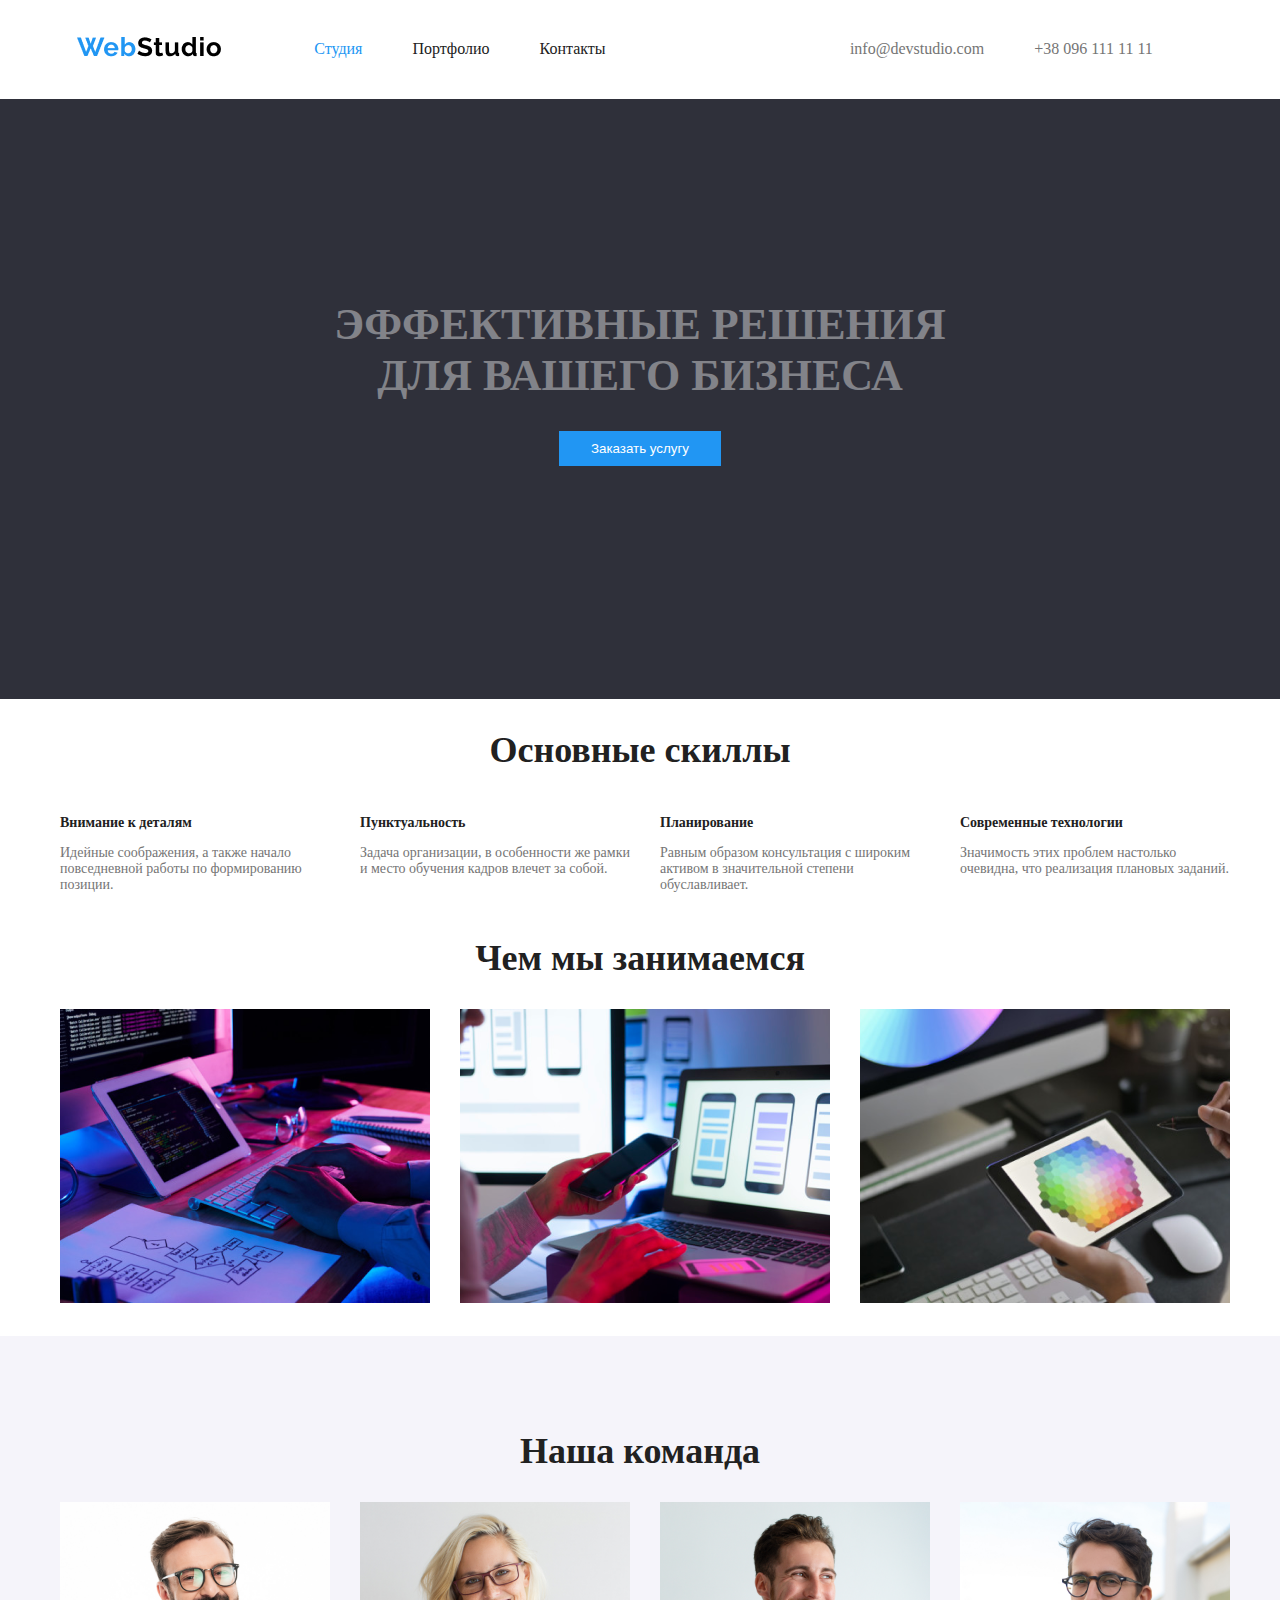
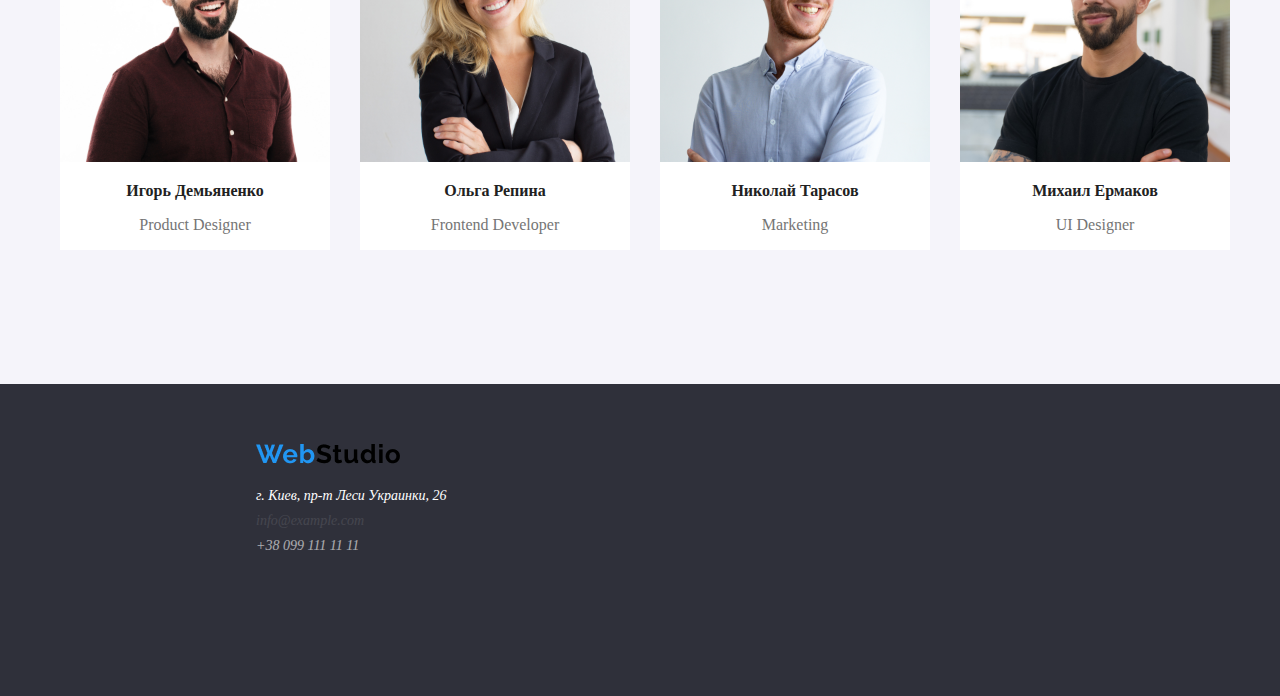
<file: index.html>
<!DOCTYPE html>
<html lang="ru">
    <head>
        <meta charset="UTF-8" />
        <meta name="viewport" content="width=device-width, initial-scale=1.0" />
        <title>WebStudio</title>
        <link type="text/css" rel="stylesheet" href="./css/styles.css">
    </head>
    <body class="container">
    <header>
        <nav>
         <a href="#" >
             <img src="./images/logo.png" alt="logo">
         </a>
         <ul class="pages">
             <li class="item_menu item_menu_active">
                 <a href="">
                     Студия
                 </a>
             </li>
             <li class="item_menu " >
                 <a href="/portfolio.html">
                     Портфолио
                 </a>
             </li>
             <li class="item_menu">
                 <a href="">
                     Контакты
                 </a>
             </li>
         </ul>
         </nav>
         <ul class="contact_info">
             <li>
             <a href="mailto:info@devstudio.com">
                 info@devstudio.com
             </a>
             </li>
             <li>
             <a href="tel:+380961111111">
                 +38 096 111 11 11
             </a>
         </li>
         </ul>
     </header>
    <main>
        <section class="banner">
            <h1>
                Эффективные решения для вашего бизнеса
            </h1>
<button class="button_banner" type="button">
    Заказать услугу
</button>
        </section>
        <section class="skills">
            <h2>Основные скиллы</h2>
            <ul>
                <li class="skills_item">
                    <h3>
                        Внимание к деталям
                    </h3>
                    <p>
                        Идейные соображения, а также начало повседневной работы по формированию позиции.
                    </p>
                </li>
                <li class="skills_item">
                    <h3>
                        Пунктуальность
                    </h3>
                    <p>
                        Задача организации, в особенности же рамки и место обучения кадров влечет за собой.
                    </p>
                </li>
                <li class="skills_item">
                    <h3>
                        Планирование
                    </h3>
                    <p>
                        Равным образом консультация с широким активом в значительной степени обуславливает.
                    </p>
                </li>
                <li class="skills_item">
                    <h3>
                        Современные технологии
                    </h3>
                    <p>
                        Значимость этих проблем настолько очевидна, что реализация плановых заданий.
                    </p>
                </li>
            </ul>
        </section>
        <section>
            <h2>
                Чем мы занимаемся
            </h2>
            <ul class="whatwedo">
                <li>
                    <img src="./images/img_1.png" alt="Whatwedo_keyboard" width="370"/>
                </li>
                <li>
                    <img src="./images/img_2.png" alt="Whatwedo_phone" width="370"/>
                </li>
                <li>
                    <img src="./images/img_3.png" alt="Whatwedo_tablet" width="370"/>
                </li>
            </ul>
        </section>
        <section class="team">
            <h2>
                Наша команда
            </h2>
            <ul class="team_list">
                <li>
                    <img src="./images/team_img_1.jpeg" alt="Team_Ihor" width="270"/>
                    <h3>Игорь Демьяненко</h3>
                    <p>Product Designer</p>
                </li>
                <li>
                    <img src="./images/team_img_2.jpeg" alt="Team_Olha" width="270"/>
                    <h3>Ольга Репина</h3>
                    <p>Frontend Developer</p>
                </li>
                <li>
                    <img src="./images/team_img_3.jpeg" alt="Team_Nikolay" width="270"/>
                    <h3>Николай Тарасов</h3>
                    <p>Marketing</p>
                </li>
                <li>
                    <img src="./images/team_img_4.jpeg" alt="Team_Mihail" width="270"/>
                    <h3>Михаил Ермаков</h3>
                    <p>UI Designer</p>
                </li>

            </ul>
        </section>
    </main>
    <footer>
        <a href="#" >
            <img src="./images/logo.png" alt="logo">
        </a>
        <address>
        <ul>
            <li class="address"> <a href="https://goo.gl/maps/8QJtyLx6xkXjJmkd7" >г. Киев, пр-т Леси Украинки, 26</a></li>
            <li class="email"><a href="mailto:info@devstudio.com">info@example.com</a></li>
            <li class="phone"><a href="tel:+380961111111">+38 099 111 11 11</a></li>
        </ul>
    </address>
    </footer>
</body>
</html>
</file>
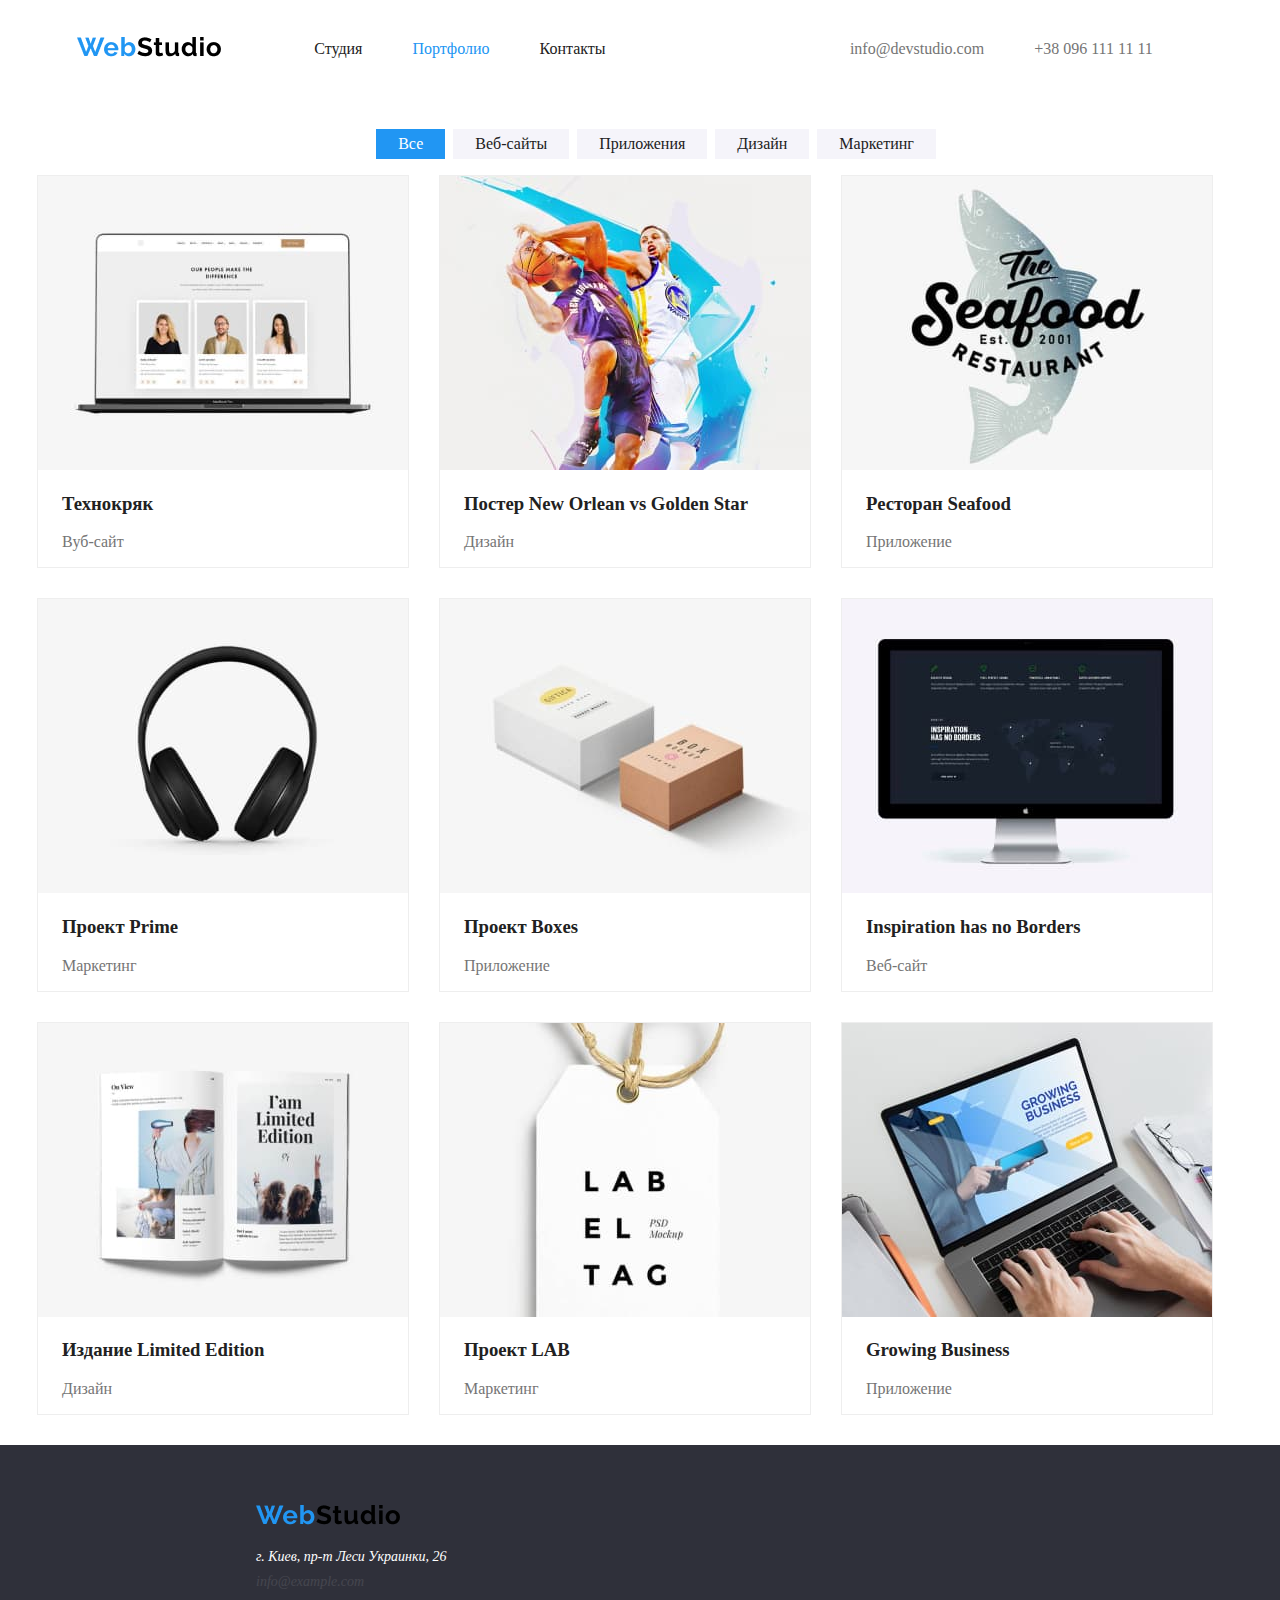
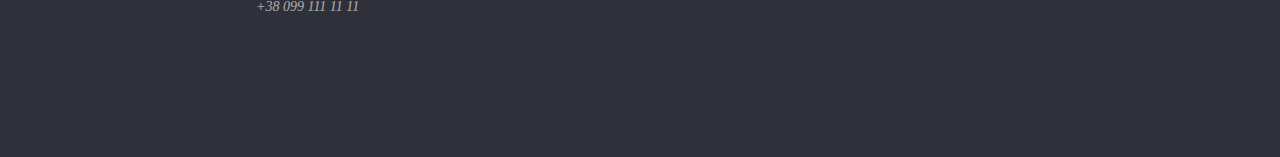
<file: portfolio.html>
<!DOCTYPE html>
<html lang="ru">
    <head>
        <meta charset="UTF-8" />
        <meta name="viewport" content="width=device-width, initial-scale=1.0" />
        <title>WebStudio</title>
        <link type="text/css" rel="stylesheet" href="./css/styles.css">
    </head>
    <body class="container">
    <header>
       <nav>
        <a href="#" >
            <img src="./images/logo.png" alt="logo">
        </a>
        <ul class="pages">
            <li class="item_menu">
                <a href="/index.html">
                    Студия
                </a>
            </li>
            <li class="item_menu item_menu_active" >
                <a href="">
                    Портфолио
                </a>
            </li>
            <li class="item_menu">
                <a href="">
                    Контакты
                </a>
            </li>
        </ul>
        </nav>
        <ul class="contact_info">
            <li>
            <a href="mailto:info@devstudio.com">
                info@devstudio.com
            </a>
            </li>
            <li>
            <a href="tel:+380961111111">
                +38 096 111 11 11
            </a>
        </li>
        </ul>
    </header>
    <main >
        <section>
            <h2>

            </h2>
            <ul class="filters">
                <li class="one_filter filter_active" type="button">
                    Все
                </li>
                <li class="one_filter" type="button">
                    Веб-сайты
                </li>
                <li class="one_filter" type="button">
                    Приложения
                </li>
                <li class="one_filter" type="button">
                    Дизайн
                </li>
                <li class="one_filter" type="button">
                    Маркетинг
                </li>
            </ul>
            <div class="items">
                <div>
                    <img src="./images/portfolio_1.jpeg" alt="laptop">
                    <h3 class="items_h3">
                        Технокряк
                    </h3>
                    <p>
                        Вуб-сайт
                    </p>
                </div>
                <div>
                    <img src="./images/portfolio_2.jpeg" alt="basketbol">
                    <h3 class="items_h3">
                        Постер New Orlean vs Golden Star
                    </h3>
                    <p>
                        Дизайн
                    </p>
                </div>
                <div>
                    <img src="./images/portfolio_3.jpeg" alt="seafood">
                    <h3 class="items_h3">
                        Ресторан Seafood
                    </h3>
                    <p>
                        Приложение
                    </p>
                </div>
                <div>
                    <img src="./images/portfolio_4.jpeg" alt="headphones">
                    <h3 class="items_h3">
                        Проект Prime
                    </h3>
                    <p>
                        Маркетинг
                    </p>
                </div>
                <div>
                    <img src="./images/portfolio_5.jpeg" alt="box">
                    <h3 class="items_h3">
                        Проект Boxes
                    </h3>
                    <p>
                        Приложение
                    </p>
                </div>
                <div>
                    <img src="./images/portfolio_6.jpeg" alt="computer">
                    <h3 class="items_h3">
                        Inspiration has no Borders
                    </h3>
                    <p>
                        Веб-сайт
                    </p>
                </div>
                <div>
                    <img src="./images/portfolio_7.jpeg" alt="book">
                    <h3 class="items_h3">
                        Издание Limited Edition
                    </h3>
                    <p>
                        Дизайн
                    </p>
                </div>
                <div>
                    <img src="./images/portfolio_8.jpeg" alt="label">
                    <h3 class="items_h3">
                        Проект LAB
                    </h3>
                    <p>
                        Маркетинг
                    </p>
                </div>
                <div>
                    <img src="./images/portfolio_9.jpeg" alt="growingbusiness">
                    <h3 class="items_h3">
                        Growing Business
                    </h3>
                    <p>
                        Приложение
                    </p>
                </div>
            </div>
        </section>
    </main>
    <footer>
        <a href="#" >
            <img src="./images/logo.png" alt="logo">
        </a>
        <address>
        <ul>
            <li class="address"> <a href="https://goo.gl/maps/8QJtyLx6xkXjJmkd7" >г. Киев, пр-т Леси Украинки, 26</a></li>
            <li class="email"><a href="mailto:info@devstudio.com">info@example.com</a></li>
            <li class="phone"><a href="tel:+380961111111">+38 099 111 11 11</a></li>
        </ul>
    </address>
    </footer>
</body>
    </html>
</file>
<file: css/styles.css>
@font-face {
    font-family: "Roboto";  
    src: url("https://fonts.googleapis.com/css2?family=Roboto:wght@400&display=swap") format("truetype"); 
    font-style: normal; 
    font-weight: normal;
     }
body {
    color: #212121;
    font-family: Roboto;
}
.container {
    max-width: 1440px;
    margin: 0 auto;
}
header {
    padding-top: 24px;
    padding-bottom: 25px;
    justify-content: space-around;
    display: flex;
}
nav {
    justify-content: space-between;
    display: flex;
    align-items: center;
}
.pages {
    display: flex;
    list-style: none;
    padding-left: 93px;
}
.pages a {
    color: #212121; 
    text-decoration: none;
    font-weight: 500;
}
.item_menu {
    padding-right: 50px;
}
.item_menu_active a{
    color: #2196F3;
}
.contact_info {
    list-style: none;
    display: flex;
}
.contact_info a {
    text-decoration: none;
    color: #757575;
}
.contact_info li {
    padding-right: 50px;
}
.filters {
    text-decoration: none;
    list-style: none;
    display: flex;
    justify-content: center;
    font-weight: 500;
}
.one_filter {
    background-color: #F5F4FA;
    padding: 6px 22px 6px 22px;
    width: max-content;
    margin-right: 8px;
}
.filters li:hover {
    background-color: #2196F3;
    color: #fff;
    cursor: pointer;
}
.filter_active {
    background-color: #2196F3;
    color: #FFFFFF;
}
.items {
    display: flex;
    flex-wrap: wrap;
    justify-content: center;
}
.items div {
    margin: 0 30px 30px 0;
    border-style: solid;
    border-color: #EEEEEE;
    border-width: 1px;
}
.items div p, .items_h3 {
    margin-left: 24px;
}
.tems h3 {
    font-size: 18px;
    font-weight: 700;
}
.items div p {
    color: #757575;
    font-size: 16px;
    font-weight: 400;
}
footer {
    background-color: #2F303A;
    height: 252px;
    padding: 60px 0 0 256px;

}
address ul {
    list-style: none;
    padding-left: 0;
    margin-top: 20px;
}
address li {
    font-size: 14px;
    margin-bottom: 9px;
}
address a {
    text-decoration: none;
}
.address a { 
    color: #FFFFFF;
}
.email a {
    color: #FFFFFF;
    opacity: 0.1;
}
.phone a {
    color: #FFFFFF;
    opacity: 60%;
}
address a:hover {
    color: #2196F3;
}
header a:hover {
    color: #2196F3;
}
.banner {
    height: 600px;
    background-color: #2F303A;
    text-align: center;
}
.banner h1 {
    color: #FFFFFF;
    font-weight: 900;
    font-size: 44px;
    opacity: 0.4;
    text-transform: uppercase;
    width: 696px;
    margin: auto;
    padding-top: 200px;
}
.button_banner {
    background-color: #2196F3;
    color: #FFFFFF;
    border: none;
    padding: 10px 32px 10px 32px;
    margin-top: 30px;
}
h2 {
    font-size: 36px;
    font-weight: 700;
    text-align: center;
}
.skills ul {
    list-style: none;
    display: flex;
    justify-content: center;
}
.skills_item {
    max-width: 270px;
    margin-right: 30px;
}
.skills_item h3 {
    font-size: 14px;
    font-weight: 700;

}
.skills_item p {
    font-weight: 400;
    font-size: 14px;
    color: #757575;
    margin-top: 10px;
}
.whatwedo {
    list-style: none;
    display: flex;
    justify-content: center;
}
.whatwedo li {
    margin-right: 30px;
}
.team {
    height: 648px;
    background: #F5F4FA;
}
.team_list {
    list-style: none;
    display: flex;
    justify-content: center;
}
.team li {
    margin-right: 30px;
    background-color: #FFFFFF;
    text-align: center;
}
.team h2 {
    padding-top: 94px;
}
.team h3 {
    font-size: 16px;
    font-weight: 700;
}
.team p {
    font-size: 16px;
    font-weight: 400;
    color: #757575;
}
</file>
